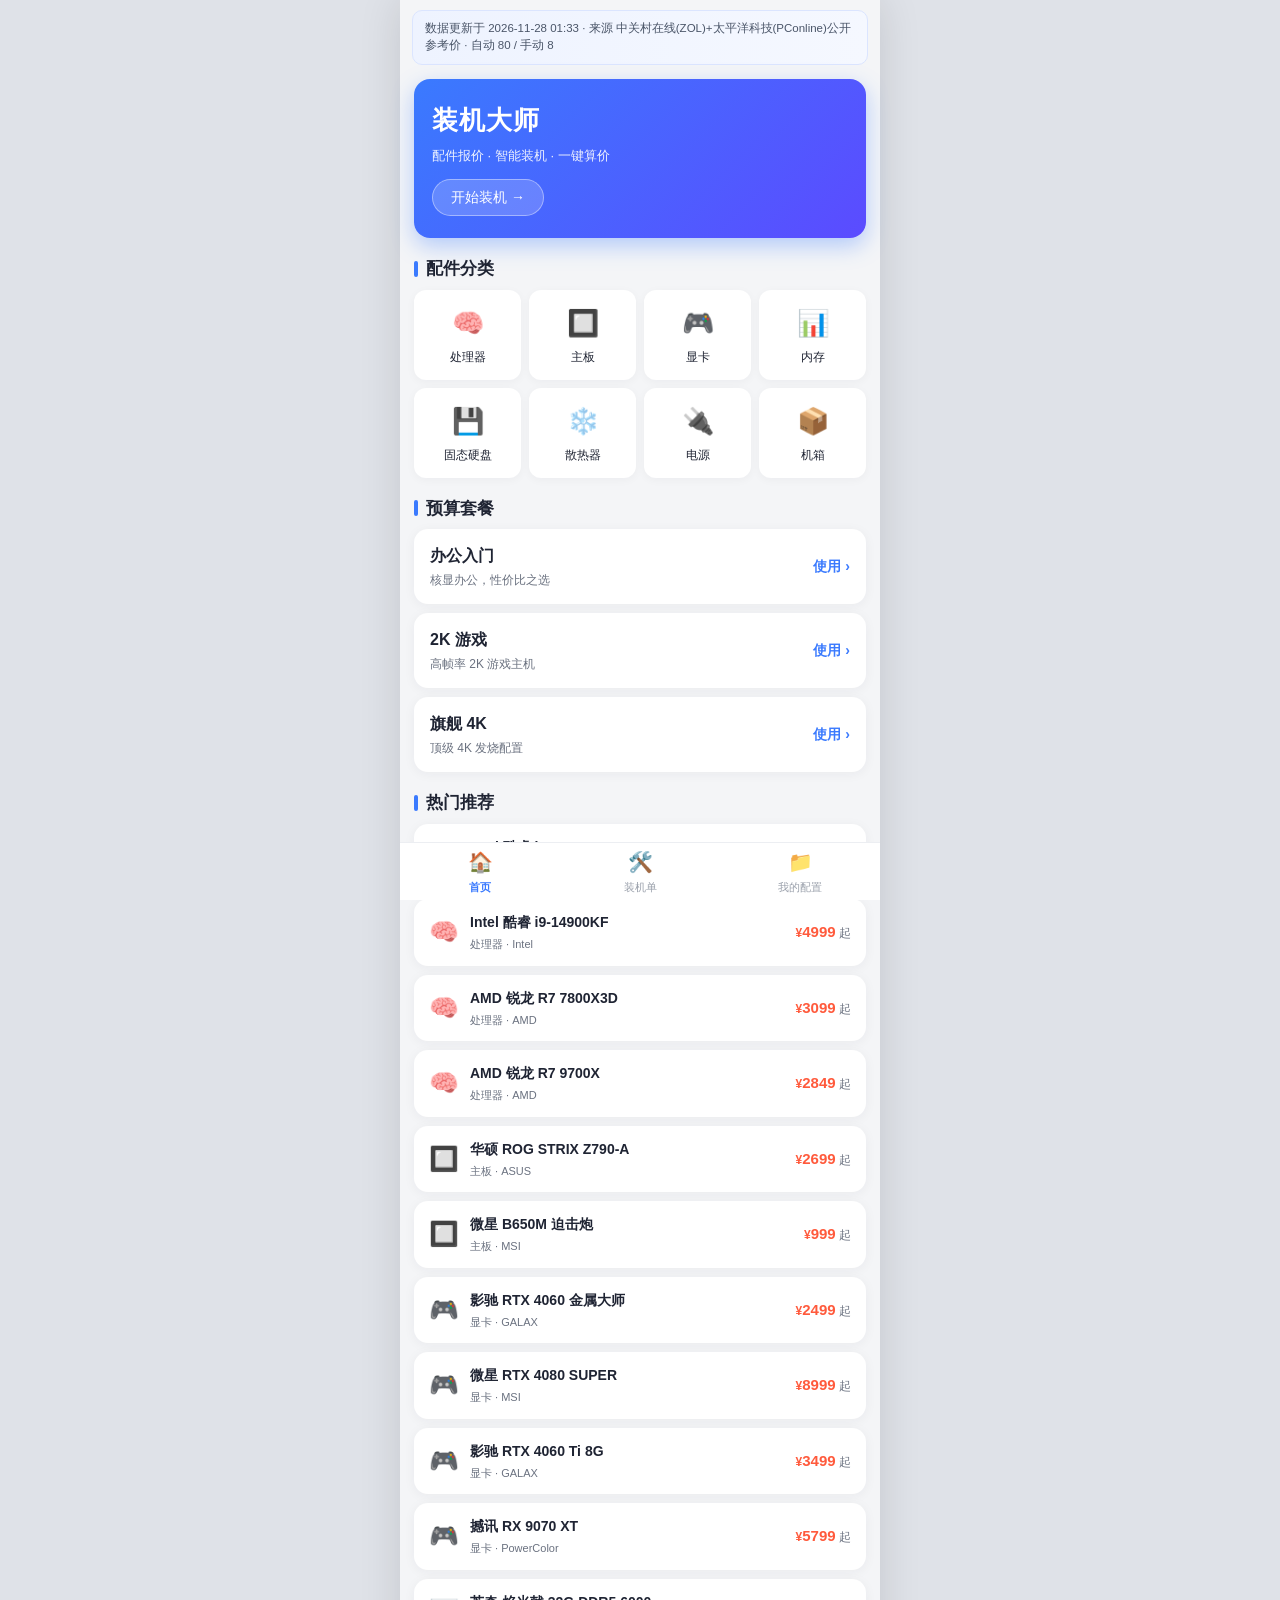
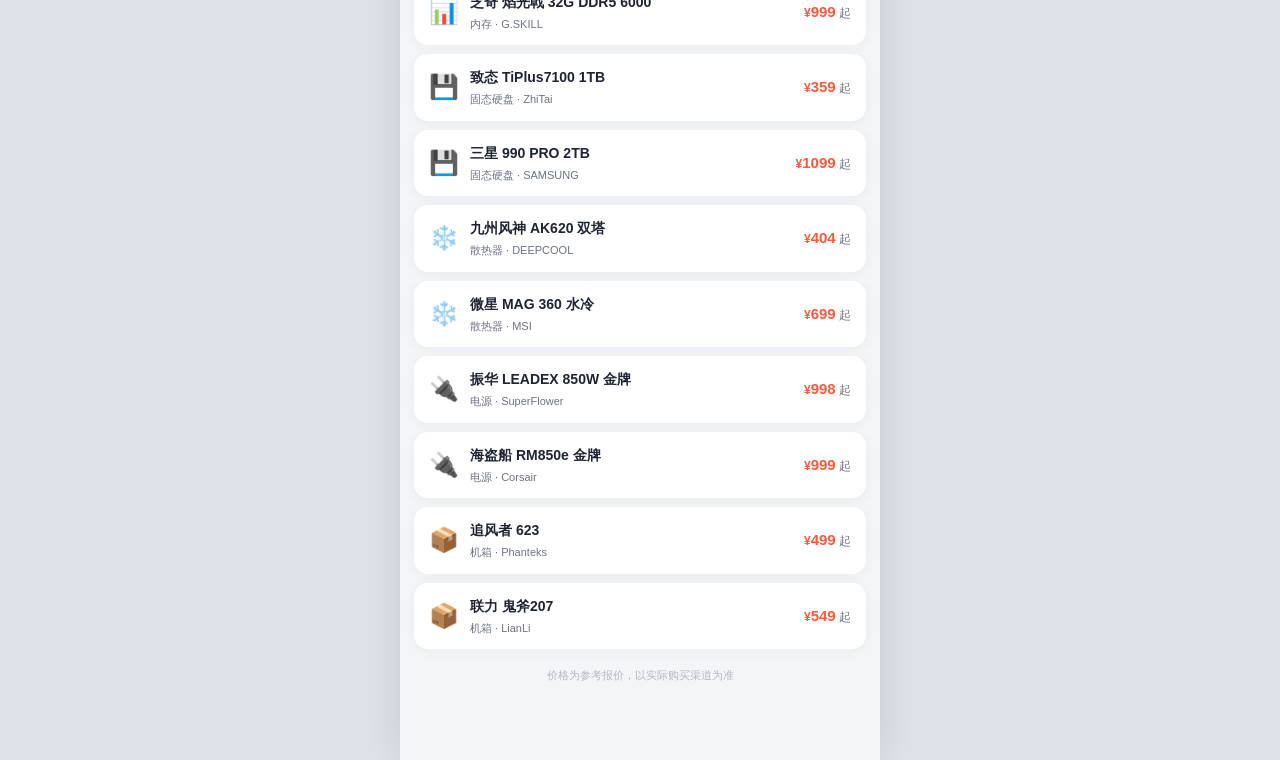
<file: web/zjds/index.html>
<!DOCTYPE html>
<html lang="zh-CN">
<head>
  <meta charset="UTF-8" />
  <meta name="viewport" content="width=device-width, initial-scale=1.0, maximum-scale=1.0, user-scalable=no, viewport-fit=cover" />
  <meta http-equiv="Cache-Control" content="no-cache, no-store, must-revalidate" />
  <meta http-equiv="Pragma" content="no-cache" />
  <meta http-equiv="Expires" content="0" />
  <meta name="theme-color" content="#1f2433" />
  <title>装机大师 · 配件报价与智能装机</title>
  <meta name="description" content="装机大师 - 电脑配件报价与智能装机单。88 款 CPU/显卡/主板/内存等配件参考价，自动算总价、估算功耗、校验插槽与电源兼容性。" />
  <meta property="og:title" content="装机大师 · 配件报价与智能装机" />
  <meta property="og:description" content="88 款 PC 配件参考价 · 自动算总价 · 功耗估算 · 兼容性校验" />
  <meta property="og:type" content="website" />
  <meta property="og:image" content="cover.png?v=20261128013332" />
  <meta name="twitter:card" content="summary_large_image" />
  <link rel="stylesheet" href="style.css?v=20261128013332" />
</head>
<body>
  <div id="phone">
    <main id="view"></main>

    <!-- 底部 Tab -->
    <nav id="tabbar">
      <div class="tab" data-action="tab:home"><span class="tab-ico">🏠</span><span class="tab-tx">首页</span></div>
      <div class="tab" data-action="tab:build"><span class="tab-ico">🛠️</span><span class="tab-tx">装机单</span></div>
      <div class="tab" data-action="tab:mine"><span class="tab-ico">📁</span><span class="tab-tx">我的配置</span></div>
    </nav>
  </div>

  <!-- 选件弹层 -->
  <div id="sheet" class="sheet-mask hidden">
    <div class="sheet">
      <div class="sheet-head">
        <span id="sheet-title">选择配件</span>
        <span class="sheet-close" data-action="sheet:close">✕</span>
      </div>
      <div id="sheet-list" class="sheet-list"></div>
    </div>
  </div>

  <div id="toast" class="toast hidden"></div>

  <!-- 手动维护价编辑器 -->
  <div id="editor" class="editor-mask hidden">
    <div class="editor">
      <div class="editor-head">
        <span id="editor-title">手动维护价</span>
        <span class="editor-close" data-action="editor:close">✕</span>
      </div>
      <div id="editor-body" class="editor-body"></div>
    </div>
  </div>

  <script src="data.js?v=20261128013332"></script>
  <script src="app.js?v=20261128013332"></script>
</body>
</html>
</file>
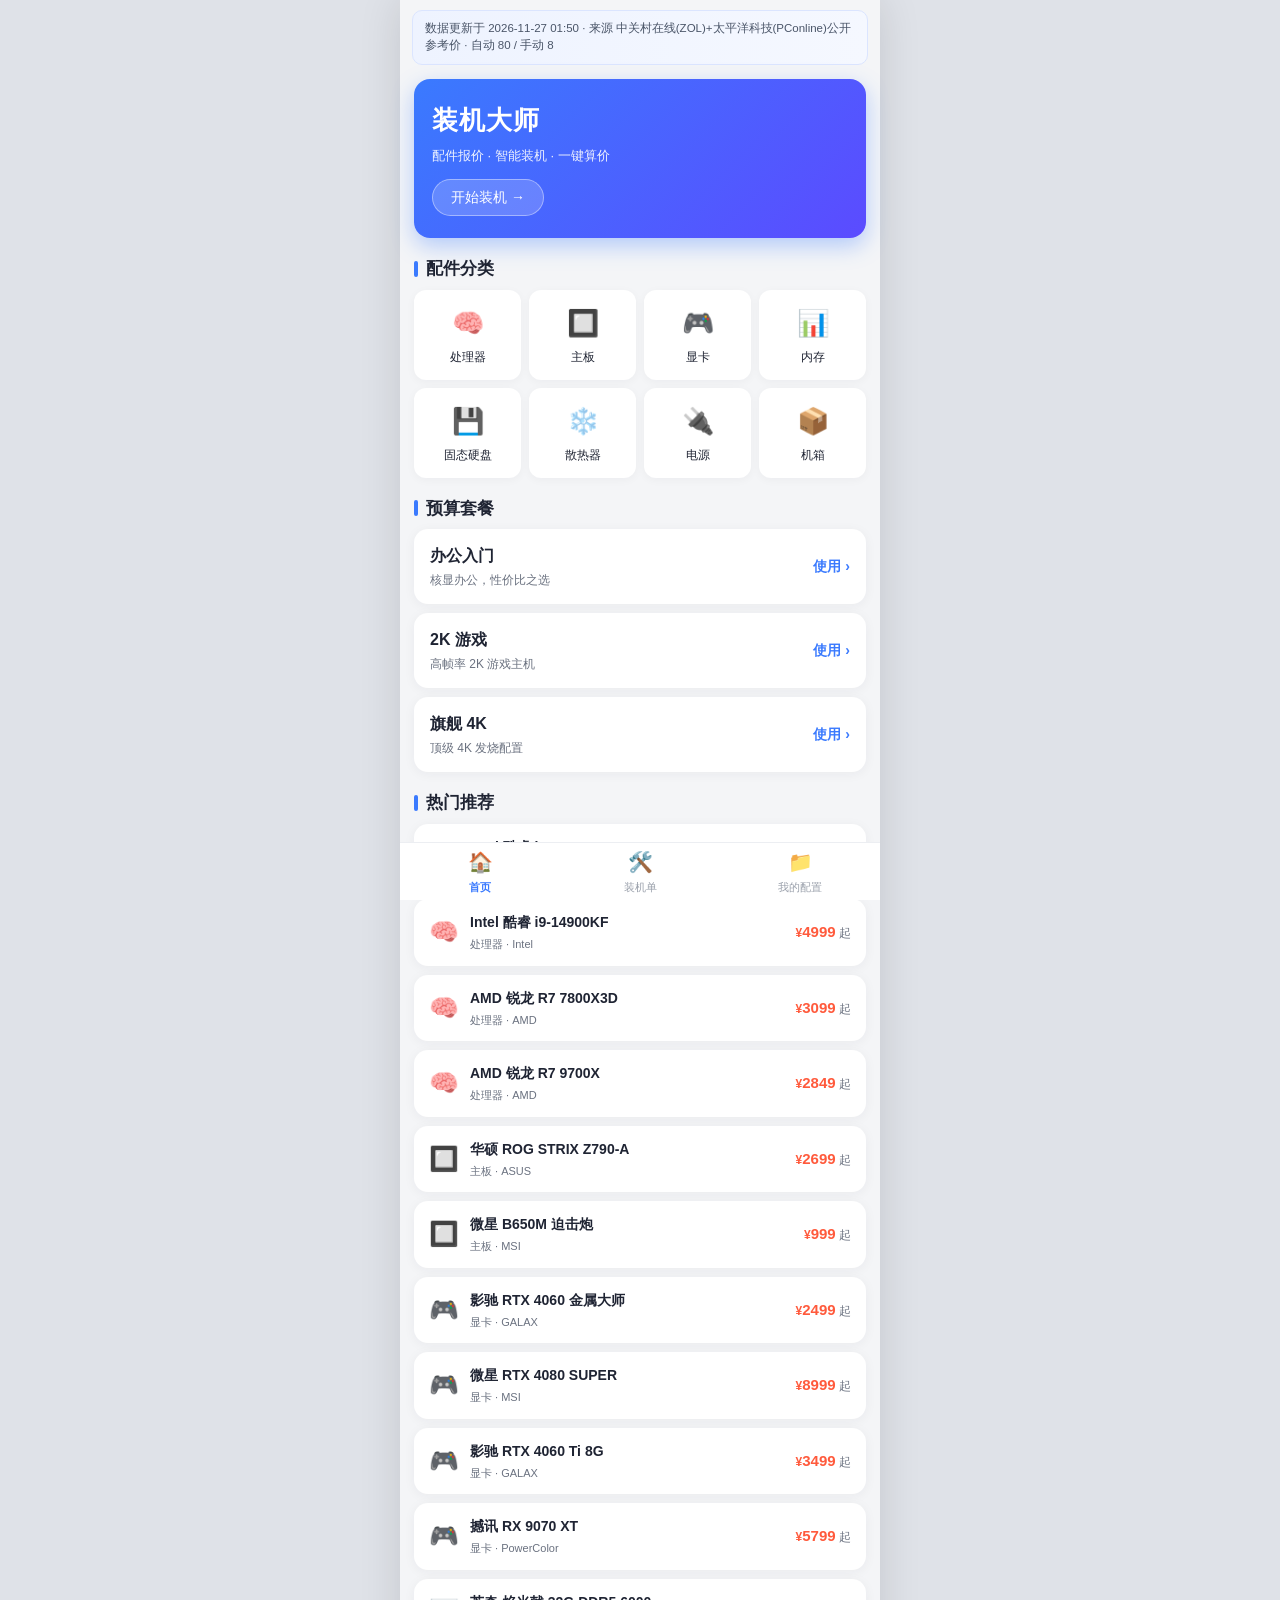
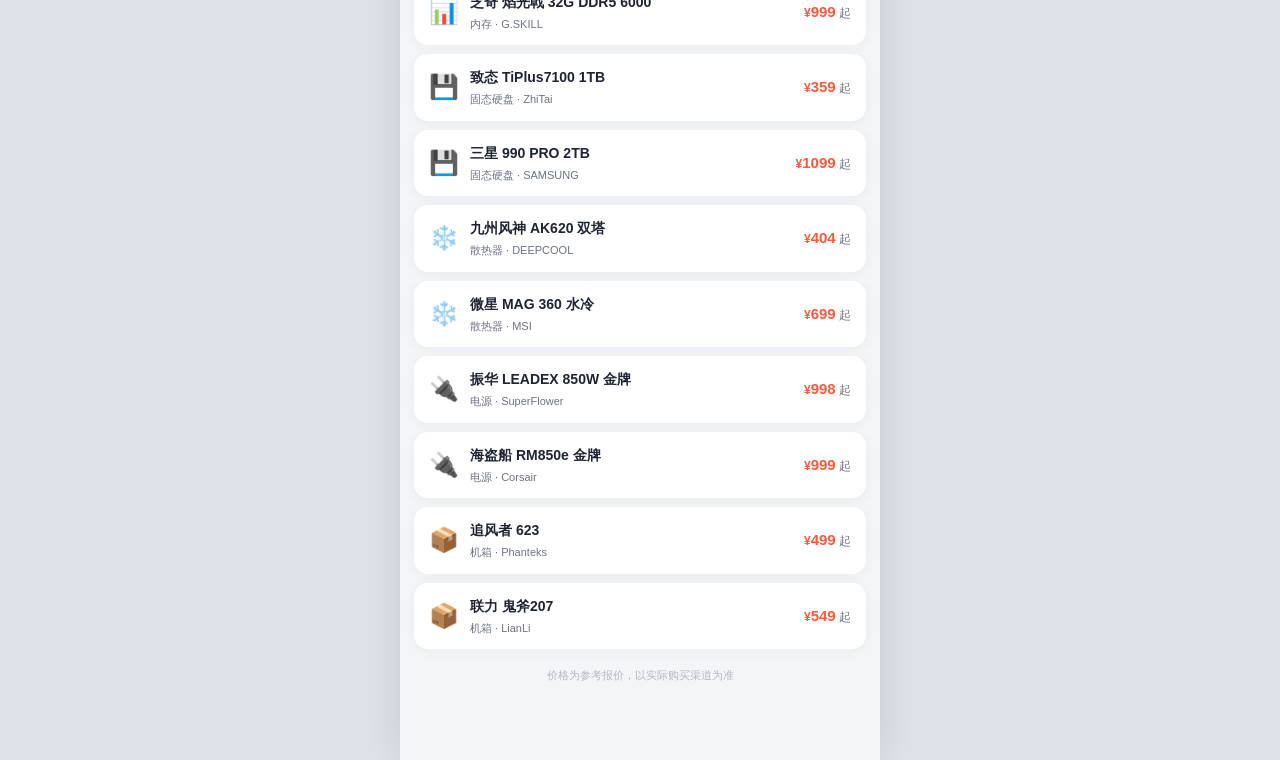
<file: web/zjds/snapshot/index.html>
<!DOCTYPE html>
<!-- 本目录为「独立快照站」副本：数据已手动同步至 2026-11-27（与根站双源一致）。注意：与根站同域名同 origin，localStorage(pc_draft/pc_builds/pc_overrides) 实际共享，并非真正隔离。如需让它每日自动跟随根站最新价，可在本文件 data.js 之后追加 <script src="https://tianxie1983.github.io/zjds/data.js"></script>（后加载覆盖先加载）。 -->
<html lang="zh-CN">
<head>
  <meta charset="UTF-8" />
  <meta name="viewport" content="width=device-width, initial-scale=1.0, maximum-scale=1.0, user-scalable=no, viewport-fit=cover" />
  <meta http-equiv="Cache-Control" content="no-cache, no-store, must-revalidate" />
  <meta http-equiv="Pragma" content="no-cache" />
  <meta http-equiv="Expires" content="0" />
  <meta name="theme-color" content="#1f2433" />
  <title>装机大师 · 配件报价与智能装机</title>
  <meta name="description" content="装机大师 - 电脑配件报价与智能装机单。88 款 CPU/显卡/主板/内存等配件参考价，自动算总价、估算功耗、校验插槽与电源兼容性。" />
  <meta property="og:title" content="装机大师 · 配件报价与智能装机" />
  <meta property="og:description" content="88 款 PC 配件参考价 · 自动算总价 · 功耗估算 · 兼容性校验" />
  <meta property="og:type" content="website" />
  <meta property="og:image" content="cover.png" />
  <meta name="twitter:card" content="summary_large_image" />
  <link rel="stylesheet" href="style.css" />
</head>
<body>
  <div id="phone">
    <main id="view"></main>

    <!-- 底部 Tab -->
    <nav id="tabbar">
      <div class="tab" data-action="tab:home"><span class="tab-ico">🏠</span><span class="tab-tx">首页</span></div>
      <div class="tab" data-action="tab:build"><span class="tab-ico">🛠️</span><span class="tab-tx">装机单</span></div>
      <div class="tab" data-action="tab:mine"><span class="tab-ico">📁</span><span class="tab-tx">我的配置</span></div>
    </nav>
  </div>

  <!-- 选件弹层 -->
  <div id="sheet" class="sheet-mask hidden">
    <div class="sheet">
      <div class="sheet-head">
        <span id="sheet-title">选择配件</span>
        <span class="sheet-close" data-action="sheet:close">✕</span>
      </div>
      <div id="sheet-list" class="sheet-list"></div>
    </div>
  </div>

  <div id="toast" class="toast hidden"></div>

  <!-- 手动维护价编辑器 -->
  <div id="editor" class="editor-mask hidden">
    <div class="editor">
      <div class="editor-head">
        <span id="editor-title">手动维护价</span>
        <span class="editor-close" data-action="editor:close">✕</span>
      </div>
      <div id="editor-body" class="editor-body"></div>
    </div>
  </div>

  <script src="data.js"></script>
  <script src="app.js"></script>
</body>
</html>
</file>
<file: web/zjds/style.css>
:root {
  --primary: #3a7afe;
  --primary-dark: #2b5fe0;
  --bg: #f4f5f7;
  --card: #ffffff;
  --text: #1f2433;
  --text-sub: #6b7280;
  --price: #ff5a3c;
  --ok: #18a058;
  --warn: #f0a020;
  --bad: #e54848;
  --line: #eceef2;
  --tab-h: 58px;
}
* { box-sizing: border-box; -webkit-tap-highlight-color: transparent; }
html, body { margin: 0; padding: 0; }
body {
  background: #dfe2e8;
  color: var(--text);
  font-family: -apple-system, BlinkMacSystemFont, "PingFang SC", "Helvetica Neue", Helvetica, sans-serif;
  font-size: 15px;
  line-height: 1.5;
}
#phone {
  max-width: 480px;
  margin: 0 auto;
  min-height: 100vh;
  background: var(--bg);
  position: relative;
  display: flex;
  flex-direction: column;
  box-shadow: 0 0 40px rgba(0,0,0,0.12);
}
#view { flex: 1; padding-bottom: calc(var(--tab-h) + env(safe-area-inset-bottom)); }
button { font-family: inherit; }

/* ---------- 通用 ---------- */
.card { background: var(--card); border-radius: 14px; box-shadow: 0 2px 12px rgba(31,36,51,0.05); }
.price { color: var(--price); font-weight: 700; }
.price-symbol { font-size: 12px; }
.price-unit { font-size: 12px; color: var(--text-sub); font-weight: 400; }
.tag { display: inline-block; padding: 2px 9px; border-radius: 999px; font-size: 11px; background: #eef3ff; color: var(--primary); margin-right: 6px; }
.tag.gray { background: #f0f1f4; color: var(--text-sub); }
.tag.ok { background: #e7f7ee; color: var(--ok); }
.tag.warn { background: #fdf3e3; color: var(--warn); }
.tag.bad { background: #fdecec; color: var(--bad); }
.section-title { font-size: 17px; font-weight: 800; margin: 18px 14px 8px; display: flex; align-items: center; }
.section-title::before { content: ""; width: 4px; height: 16px; background: var(--primary); border-radius: 3px; margin-right: 8px; }
.hidden { display: none !important; }

/* ---------- 首页 ---------- */
.hero { margin: 14px; padding: 22px 18px; border-radius: 16px; background: linear-gradient(135deg, #3a7afe, #5b4bff); color: #fff; box-shadow: 0 8px 22px rgba(58,122,254,0.35); }
.hero-title { font-size: 26px; font-weight: 800; letter-spacing: 1px; }
.hero-sub { font-size: 13px; opacity: .9; margin-top: 6px; }
.hero-cta { display: inline-block; margin-top: 14px; padding: 7px 18px; background: rgba(255,255,255,.18); border: 1px solid rgba(255,255,255,.4); border-radius: 999px; font-size: 14px; }

.cat-grid { display: grid; grid-template-columns: repeat(4, 1fr); gap: 8px; padding: 0 14px; }
.cat-item { background: var(--card); border-radius: 12px; padding: 14px 4px; text-align: center; box-shadow: 0 2px 10px rgba(31,36,51,0.04); }
.cat-icon { font-size: 26px; }
.cat-name { font-size: 12px; margin-top: 5px; }

.preset-list, .hot-list { padding: 0 14px; }
.preset { display: flex; align-items: center; justify-content: space-between; padding: 15px 16px; margin-bottom: 9px; }
.preset-name { font-size: 16px; font-weight: 700; }
.preset-desc { font-size: 12px; color: var(--text-sub); margin-top: 3px; }
.preset-go { color: var(--primary); font-size: 14px; font-weight: 600; }

.hot { display: flex; align-items: center; padding: 13px 15px; margin-bottom: 9px; }
.hot-icon { font-size: 24px; margin-right: 11px; }
.hot-body { flex: 1; min-width: 0; }
.hot-name { font-size: 14px; font-weight: 600; overflow: hidden; text-overflow: ellipsis; white-space: nowrap; }
.hot-cat { font-size: 11px; color: var(--text-sub); margin-top: 3px; }
.footer { text-align: center; color: #b3b8c2; font-size: 11px; margin: 18px 0; }

/* ---------- 分类/详情 顶部 ---------- */
.sub-header { position: sticky; top: 0; z-index: 5; display: flex; align-items: center; padding: 12px 14px; background: #fff; border-bottom: 1px solid var(--line); }
.sub-back { font-size: 22px; margin-right: 10px; color: var(--text); }
.sub-title { font-size: 17px; font-weight: 800; }

/* ---------- 分类列表 ---------- */
.cat-head { display: flex; align-items: center; padding: 14px 8px 10px 18px; }
.cat-head-icon { font-size: 30px; margin-right: 11px; }
.cat-head-name { font-size: 19px; font-weight: 800; }
.cat-head-desc { font-size: 12px; color: var(--text-sub); margin-top: 3px; }
.sort-bar { display: flex; gap: 8px; padding: 0 14px 10px; }
.sort-item { padding: 6px 15px; background: #fff; border-radius: 999px; font-size: 13px; color: var(--text-sub); border: 1px solid var(--line); }
.sort-item.active { color: #fff; background: var(--primary); border-color: var(--primary); }
.part { display: flex; align-items: center; justify-content: space-between; padding: 14px 15px; margin: 0 14px 9px; }
.part-main { flex: 1; min-width: 0; }
.part-name { font-size: 15px; font-weight: 600; overflow: hidden; text-overflow: ellipsis; white-space: nowrap; }
.part-spec { font-size: 12px; color: var(--text-sub); margin-top: 4px; }
.part-brand { font-size: 11px; color: #aab0bb; margin-top: 3px; }
.part-side { text-align: right; margin-left: 11px; }
.add-btn { margin-top: 7px; padding: 5px 15px; background: #eef3ff; color: var(--primary); border-radius: 999px; font-size: 12px; font-weight: 600; display: inline-block; }

/* ---------- 详情 ---------- */
.detail-head { display: flex; align-items: center; padding: 18px; margin: 14px; }
.detail-icon { font-size: 34px; margin-right: 13px; }
.detail-name { font-size: 18px; font-weight: 800; }
.detail-brand { font-size: 13px; color: var(--text-sub); margin-top: 4px; }
.price-card { margin: 0 14px; padding: 16px 18px; display: flex; align-items: baseline; justify-content: space-between; background: linear-gradient(135deg, #fff5f2, #fff); }
.price-label { font-size: 13px; color: var(--text-sub); }
.price-card .price { font-size: 30px; }
.spec { padding: 4px 18px; margin: 10px 14px 0; }
.spec-row { display: flex; padding: 13px 0; border-bottom: 1px solid var(--line); }
.spec-row:last-child { border-bottom: none; }
.spec-label { width: 90px; color: var(--text-sub); font-size: 13px; }
.spec-value { flex: 1; font-size: 14px; font-weight: 500; }
.detail-actions { display: flex; gap: 10px; padding: 18px 14px; }
.btn { flex: 1; padding: 13px 0; border: none; border-radius: 999px; font-size: 15px; font-weight: 600; }
.btn-ghost { background: #eef1f6; color: var(--text); }
.btn-primary { background: var(--primary); color: #fff; }

/* ---------- 装机单 ---------- */
.name-bar { display: flex; align-items: center; padding: 11px 15px; margin: 14px; }
.name-input { flex: 1; font-size: 16px; font-weight: 700; border: none; outline: none; background: transparent; }
.clear-link { color: var(--text-sub); font-size: 13px; margin-left: 11px; }
.rows .row { display: flex; align-items: center; padding: 13px 14px; margin: 0 14px 8px; }
.row-icon { font-size: 22px; margin-right: 11px; }
.row-main { flex: 1; min-width: 0; }
.row-cat { font-size: 11px; color: var(--text-sub); }
.row-part { font-size: 14px; font-weight: 600; margin-top: 3px; overflow: hidden; text-overflow: ellipsis; white-space: nowrap; }
.row-empty { font-size: 13px; color: var(--primary); margin-top: 3px; }
.row-right { text-align: right; margin-left: 9px; }
.row-del { font-size: 11px; color: var(--bad); margin-top: 5px; }
.row-add { padding: 5px 13px; background: var(--primary); color: #fff; border-radius: 999px; font-size: 12px; }

.issues { margin: 4px 18px 0; }
.issue { font-size: 12px; padding: 9px 12px; border-radius: 9px; margin-bottom: 7px; display: flex; align-items: center; }
.issue-dot { margin-right: 6px; font-size: 9px; }
.issue.bad { background: #fdecec; color: var(--bad); }
.issue.warn { background: #fdf3e3; color: var(--warn); }
.issue.ok { background: #e7f7ee; color: var(--ok); }

.summary { position: fixed; left: 0; right: 0; bottom: var(--tab-h); max-width: 480px; margin: 0 auto; display: flex; align-items: center; padding: 10px 14px calc(10px + env(safe-area-inset-bottom)); background: #fff; box-shadow: 0 -2px 12px rgba(0,0,0,0.06); }
.summary-info { flex: 1; }
.summary-total { font-size: 14px; }
.summary-total .price { font-size: 21px; }
.summary-sub { font-size: 11px; color: var(--text-sub); margin-top: 3px; }
.save-btn { margin: 0 0 0 11px; padding: 0 22px; line-height: 44px; border: none; border-radius: 999px; background: var(--primary); color: #fff; font-size: 14px; font-weight: 600; }

/* ---------- 我的配置 ---------- */
.build-card { padding: 15px 16px; margin: 0 14px 11px; }
.build-head { display: flex; align-items: baseline; justify-content: space-between; }
.build-name { font-size: 16px; font-weight: 800; }
.build-head .price { font-size: 20px; }
.build-time { font-size: 11px; color: var(--text-sub); margin-top: 4px; }
.build-parts { margin-top: 11px; border-top: 1px solid var(--line); padding-top: 9px; }
.bp { display: flex; align-items: center; padding: 4px 0; font-size: 13px; }
.bp-icon { margin-right: 7px; }
.bp-cat { width: 56px; color: var(--text-sub); flex-shrink: 0; }
.bp-name { flex: 1; overflow: hidden; text-overflow: ellipsis; white-space: nowrap; }
.build-actions { display: flex; gap: 10px; margin-top: 12px; }
.ba { flex: 1; text-align: center; padding: 9px 0; border-radius: 999px; font-size: 14px; font-weight: 600; }
.ba.ghost { background: #eef1f6; color: var(--text); }
.ba.danger { background: #fdecec; color: var(--bad); }
.empty { text-align: center; color: var(--text-sub); padding: 90px 20px; font-size: 14px; }
.empty-cta { margin-top: 13px; color: var(--primary); font-weight: 600; font-size: 15px; }

/* ---------- 弹层 ---------- */
.sheet-mask { position: fixed; inset: 0; background: rgba(0,0,0,.45); z-index: 50; display: flex; align-items: flex-end; }
.sheet { width: 100%; max-width: 480px; margin: 0 auto; background: #fff; border-radius: 18px 18px 0 0; max-height: 78vh; display: flex; flex-direction: column; padding-bottom: env(safe-area-inset-bottom); }
.sheet-head { display: flex; justify-content: space-between; align-items: center; padding: 16px 18px; font-size: 16px; font-weight: 800; border-bottom: 1px solid var(--line); }
.sheet-close { color: var(--text-sub); font-size: 20px; }
.sheet-list { flex: 1; padding: 6px 14px 14px; overflow-y: auto; -webkit-overflow-scrolling: touch; }
.pick { display: flex; align-items: center; justify-content: space-between; padding: 13px 14px; border-radius: 11px; margin-top: 7px; background: #f7f8fa; }
.pick.picked { background: #eef3ff; }
.pick-body { flex: 1; min-width: 0; }
.pick-name { font-size: 14px; font-weight: 600; }
.pick-brand { font-size: 11px; color: var(--text-sub); margin-top: 3px; }
.pick-side { display: flex; align-items: center; gap: 10px; margin-left: 9px; }
.pick-check { color: var(--primary); font-weight: 700; font-size: 17px; }

/* ---------- Tab ---------- */
#tabbar { position: fixed; left: 0; right: 0; bottom: 0; max-width: 480px; margin: 0 auto; height: calc(var(--tab-h) + env(safe-area-inset-bottom)); padding-bottom: env(safe-area-inset-bottom); display: flex; background: #fff; border-top: 1px solid var(--line); z-index: 20; }
.tab { flex: 1; display: flex; flex-direction: column; align-items: center; justify-content: center; color: #9aa0ab; font-size: 11px; gap: 2px; }
.tab .tab-ico { font-size: 20px; }
.tab.active { color: var(--primary); font-weight: 700; }

/* ---------- Toast ---------- */
.toast { position: fixed; left: 50%; top: 42%; transform: translateX(-50%); background: rgba(0,0,0,.82); color: #fff; padding: 10px 18px; border-radius: 10px; font-size: 14px; z-index: 99; }

/* ---------- 数据更新条 / 价格来源 ---------- */
.data-bar { margin: 10px 12px 0; padding: 9px 12px; background: linear-gradient(90deg,#eef3ff,#f5f8ff); border: 1px solid #dbe5ff; border-radius: 10px; font-size: 11.5px; color: #4a5568; line-height: 1.5; }
.src-tag { display: inline-block; margin-top: 6px; padding: 1px 7px; border-radius: 999px; font-size: 10.5px; font-weight: 600; }
.src-tag.zol { background: #e8f6ee; color: var(--ok); border: 1px solid #bfe6cd; }
.src-tag.dual { background: #e7f0ff; color: #2563eb; border: 1px solid #bcd2ff; }
.src-tag.pc { background: #f1eaff; color: #7c3aed; border: 1px solid #d8c4ff; }
.src-tag.manual { background: #fff3e6; color: #c97a16; border: 1px solid #f3d9b3; }
.src-tag.mine { background: #eef0ff; color: var(--primary); border: 1px solid #c5cbff; }
.price-range { margin-top: 4px; font-size: 12px; color: var(--text-sub); }
.price-src { margin-top: 4px; font-size: 11px; color: var(--text-sub); }
.price-note { margin-top: 4px; font-size: 11.5px; color: var(--primary); }

/* 手动维护价：可点击入口 */
.price-edit { margin-top: 10px; display: inline-flex; align-items: center; gap: 4px; padding: 6px 12px; background: #f3f5ff; color: var(--primary); border: 1px solid #c5cbff; border-radius: 999px; font-size: 12px; font-weight: 600; cursor: pointer; user-select: none; }
.price-edit:active { background: #e6e9ff; }
.price-links { display: flex; flex-wrap: wrap; gap: 8px; margin-top: 10px; align-items: center; }
.price-link { margin-top: 0; display: inline-flex; align-items: center; gap: 2px; padding: 6px 12px; background: #eafaf0; color: #1a8a4a; border: 1px solid #b6e3c8; border-radius: 999px; font-size: 12px; font-weight: 600; text-decoration: none; }
.price-link:active { background: #d8f3e4; }
.price-link.pc { background: #f3edff; color: #7c3aed; border: 1px solid #d8c4ff; }
.price-link.pc:active { background: #e6dcff; }

/* ---------- 手动维护价编辑器 ---------- */
.editor-mask { position: fixed; inset: 0; background: rgba(0,0,0,.45); display: flex; align-items: flex-end; justify-content: center; z-index: 60; }
.editor { width: 100%; max-width: 480px; background: #fff; border-radius: 18px 18px 0 0; padding: 16px 18px calc(18px + env(safe-area-inset-bottom)); animation: slideUp .22s ease; }
@keyframes slideUp { from { transform: translateY(100%); } to { transform: translateY(0); } }
.editor-head { display: flex; align-items: center; justify-content: space-between; font-size: 15px; font-weight: 700; color: var(--text); margin-bottom: 14px; }
.editor-close { font-size: 18px; color: #9aa0ab; padding: 4px 8px; cursor: pointer; }
.editor-row { margin-bottom: 14px; }
.editor-row > label { display: block; font-size: 12.5px; color: var(--text-sub); margin-bottom: 6px; }
.editor-cur { font-size: 14px; color: var(--text); }
.editor-cur b { color: var(--primary); }
.editor-input { width: 100%; box-sizing: border-box; padding: 11px 13px; border: 1px solid var(--line); border-radius: 11px; font-size: 15px; color: var(--text); background: #fafbff; outline: none; }
.editor-input:focus { border-color: var(--primary); background: #fff; }
.editor-tip { font-size: 11px; color: #9aa0ab; line-height: 1.5; margin-bottom: 14px; }
.editor-actions { display: flex; gap: 10px; }
.editor-actions .ba { flex: 1; text-align: center; padding: 12px 0; border-radius: 12px; font-size: 14px; font-weight: 600; cursor: pointer; }
.editor-actions .ba.primary { background: var(--primary); color: #fff; }
.editor-actions .ba.ghost { background: #f2f3f7; color: var(--text-sub); }
</file>
<file: web/zjds/snapshot/style.css>
:root {
  --primary: #3a7afe;
  --primary-dark: #2b5fe0;
  --bg: #f4f5f7;
  --card: #ffffff;
  --text: #1f2433;
  --text-sub: #6b7280;
  --price: #ff5a3c;
  --ok: #18a058;
  --warn: #f0a020;
  --bad: #e54848;
  --line: #eceef2;
  --tab-h: 58px;
}
* { box-sizing: border-box; -webkit-tap-highlight-color: transparent; }
html, body { margin: 0; padding: 0; }
body {
  background: #dfe2e8;
  color: var(--text);
  font-family: -apple-system, BlinkMacSystemFont, "PingFang SC", "Helvetica Neue", Helvetica, sans-serif;
  font-size: 15px;
  line-height: 1.5;
}
#phone {
  max-width: 480px;
  margin: 0 auto;
  min-height: 100vh;
  background: var(--bg);
  position: relative;
  display: flex;
  flex-direction: column;
  box-shadow: 0 0 40px rgba(0,0,0,0.12);
}
#view { flex: 1; padding-bottom: calc(var(--tab-h) + env(safe-area-inset-bottom)); }
button { font-family: inherit; }

/* ---------- 通用 ---------- */
.card { background: var(--card); border-radius: 14px; box-shadow: 0 2px 12px rgba(31,36,51,0.05); }
.price { color: var(--price); font-weight: 700; }
.price-symbol { font-size: 12px; }
.price-unit { font-size: 12px; color: var(--text-sub); font-weight: 400; }
.tag { display: inline-block; padding: 2px 9px; border-radius: 999px; font-size: 11px; background: #eef3ff; color: var(--primary); margin-right: 6px; }
.tag.gray { background: #f0f1f4; color: var(--text-sub); }
.tag.ok { background: #e7f7ee; color: var(--ok); }
.tag.warn { background: #fdf3e3; color: var(--warn); }
.tag.bad { background: #fdecec; color: var(--bad); }
.section-title { font-size: 17px; font-weight: 800; margin: 18px 14px 8px; display: flex; align-items: center; }
.section-title::before { content: ""; width: 4px; height: 16px; background: var(--primary); border-radius: 3px; margin-right: 8px; }
.hidden { display: none !important; }

/* ---------- 首页 ---------- */
.hero { margin: 14px; padding: 22px 18px; border-radius: 16px; background: linear-gradient(135deg, #3a7afe, #5b4bff); color: #fff; box-shadow: 0 8px 22px rgba(58,122,254,0.35); }
.hero-title { font-size: 26px; font-weight: 800; letter-spacing: 1px; }
.hero-sub { font-size: 13px; opacity: .9; margin-top: 6px; }
.hero-cta { display: inline-block; margin-top: 14px; padding: 7px 18px; background: rgba(255,255,255,.18); border: 1px solid rgba(255,255,255,.4); border-radius: 999px; font-size: 14px; }

.cat-grid { display: grid; grid-template-columns: repeat(4, 1fr); gap: 8px; padding: 0 14px; }
.cat-item { background: var(--card); border-radius: 12px; padding: 14px 4px; text-align: center; box-shadow: 0 2px 10px rgba(31,36,51,0.04); }
.cat-icon { font-size: 26px; }
.cat-name { font-size: 12px; margin-top: 5px; }

.preset-list, .hot-list { padding: 0 14px; }
.preset { display: flex; align-items: center; justify-content: space-between; padding: 15px 16px; margin-bottom: 9px; }
.preset-name { font-size: 16px; font-weight: 700; }
.preset-desc { font-size: 12px; color: var(--text-sub); margin-top: 3px; }
.preset-go { color: var(--primary); font-size: 14px; font-weight: 600; }

.hot { display: flex; align-items: center; padding: 13px 15px; margin-bottom: 9px; }
.hot-icon { font-size: 24px; margin-right: 11px; }
.hot-body { flex: 1; min-width: 0; }
.hot-name { font-size: 14px; font-weight: 600; overflow: hidden; text-overflow: ellipsis; white-space: nowrap; }
.hot-cat { font-size: 11px; color: var(--text-sub); margin-top: 3px; }
.footer { text-align: center; color: #b3b8c2; font-size: 11px; margin: 18px 0; }

/* ---------- 分类/详情 顶部 ---------- */
.sub-header { position: sticky; top: 0; z-index: 5; display: flex; align-items: center; padding: 12px 14px; background: #fff; border-bottom: 1px solid var(--line); }
.sub-back { font-size: 22px; margin-right: 10px; color: var(--text); }
.sub-title { font-size: 17px; font-weight: 800; }

/* ---------- 分类列表 ---------- */
.cat-head { display: flex; align-items: center; padding: 14px 8px 10px 18px; }
.cat-head-icon { font-size: 30px; margin-right: 11px; }
.cat-head-name { font-size: 19px; font-weight: 800; }
.cat-head-desc { font-size: 12px; color: var(--text-sub); margin-top: 3px; }
.sort-bar { display: flex; gap: 8px; padding: 0 14px 10px; }
.sort-item { padding: 6px 15px; background: #fff; border-radius: 999px; font-size: 13px; color: var(--text-sub); border: 1px solid var(--line); }
.sort-item.active { color: #fff; background: var(--primary); border-color: var(--primary); }
.part { display: flex; align-items: center; justify-content: space-between; padding: 14px 15px; margin: 0 14px 9px; }
.part-main { flex: 1; min-width: 0; }
.part-name { font-size: 15px; font-weight: 600; overflow: hidden; text-overflow: ellipsis; white-space: nowrap; }
.part-spec { font-size: 12px; color: var(--text-sub); margin-top: 4px; }
.part-brand { font-size: 11px; color: #aab0bb; margin-top: 3px; }
.part-side { text-align: right; margin-left: 11px; }
.add-btn { margin-top: 7px; padding: 5px 15px; background: #eef3ff; color: var(--primary); border-radius: 999px; font-size: 12px; font-weight: 600; display: inline-block; }

/* ---------- 详情 ---------- */
.detail-head { display: flex; align-items: center; padding: 18px; margin: 14px; }
.detail-icon { font-size: 34px; margin-right: 13px; }
.detail-name { font-size: 18px; font-weight: 800; }
.detail-brand { font-size: 13px; color: var(--text-sub); margin-top: 4px; }
.price-card { margin: 0 14px; padding: 16px 18px; display: flex; align-items: baseline; justify-content: space-between; background: linear-gradient(135deg, #fff5f2, #fff); }
.price-label { font-size: 13px; color: var(--text-sub); }
.price-card .price { font-size: 30px; }
.spec { padding: 4px 18px; margin: 10px 14px 0; }
.spec-row { display: flex; padding: 13px 0; border-bottom: 1px solid var(--line); }
.spec-row:last-child { border-bottom: none; }
.spec-label { width: 90px; color: var(--text-sub); font-size: 13px; }
.spec-value { flex: 1; font-size: 14px; font-weight: 500; }
.detail-actions { display: flex; gap: 10px; padding: 18px 14px; }
.btn { flex: 1; padding: 13px 0; border: none; border-radius: 999px; font-size: 15px; font-weight: 600; }
.btn-ghost { background: #eef1f6; color: var(--text); }
.btn-primary { background: var(--primary); color: #fff; }

/* ---------- 装机单 ---------- */
.name-bar { display: flex; align-items: center; padding: 11px 15px; margin: 14px; }
.name-input { flex: 1; font-size: 16px; font-weight: 700; border: none; outline: none; background: transparent; }
.clear-link { color: var(--text-sub); font-size: 13px; margin-left: 11px; }
.rows .row { display: flex; align-items: center; padding: 13px 14px; margin: 0 14px 8px; }
.row-icon { font-size: 22px; margin-right: 11px; }
.row-main { flex: 1; min-width: 0; }
.row-cat { font-size: 11px; color: var(--text-sub); }
.row-part { font-size: 14px; font-weight: 600; margin-top: 3px; overflow: hidden; text-overflow: ellipsis; white-space: nowrap; }
.row-empty { font-size: 13px; color: var(--primary); margin-top: 3px; }
.row-right { text-align: right; margin-left: 9px; }
.row-del { font-size: 11px; color: var(--bad); margin-top: 5px; }
.row-add { padding: 5px 13px; background: var(--primary); color: #fff; border-radius: 999px; font-size: 12px; }

.issues { margin: 4px 18px 0; }
.issue { font-size: 12px; padding: 9px 12px; border-radius: 9px; margin-bottom: 7px; display: flex; align-items: center; }
.issue-dot { margin-right: 6px; font-size: 9px; }
.issue.bad { background: #fdecec; color: var(--bad); }
.issue.warn { background: #fdf3e3; color: var(--warn); }
.issue.ok { background: #e7f7ee; color: var(--ok); }

.summary { position: fixed; left: 0; right: 0; bottom: var(--tab-h); max-width: 480px; margin: 0 auto; display: flex; align-items: center; padding: 10px 14px calc(10px + env(safe-area-inset-bottom)); background: #fff; box-shadow: 0 -2px 12px rgba(0,0,0,0.06); }
.summary-info { flex: 1; }
.summary-total { font-size: 14px; }
.summary-total .price { font-size: 21px; }
.summary-sub { font-size: 11px; color: var(--text-sub); margin-top: 3px; }
.save-btn { margin: 0 0 0 11px; padding: 0 22px; line-height: 44px; border: none; border-radius: 999px; background: var(--primary); color: #fff; font-size: 14px; font-weight: 600; }

/* ---------- 我的配置 ---------- */
.build-card { padding: 15px 16px; margin: 0 14px 11px; }
.build-head { display: flex; align-items: baseline; justify-content: space-between; }
.build-name { font-size: 16px; font-weight: 800; }
.build-head .price { font-size: 20px; }
.build-time { font-size: 11px; color: var(--text-sub); margin-top: 4px; }
.build-parts { margin-top: 11px; border-top: 1px solid var(--line); padding-top: 9px; }
.bp { display: flex; align-items: center; padding: 4px 0; font-size: 13px; }
.bp-icon { margin-right: 7px; }
.bp-cat { width: 56px; color: var(--text-sub); flex-shrink: 0; }
.bp-name { flex: 1; overflow: hidden; text-overflow: ellipsis; white-space: nowrap; }
.build-actions { display: flex; gap: 10px; margin-top: 12px; }
.ba { flex: 1; text-align: center; padding: 9px 0; border-radius: 999px; font-size: 14px; font-weight: 600; }
.ba.ghost { background: #eef1f6; color: var(--text); }
.ba.danger { background: #fdecec; color: var(--bad); }
.empty { text-align: center; color: var(--text-sub); padding: 90px 20px; font-size: 14px; }
.empty-cta { margin-top: 13px; color: var(--primary); font-weight: 600; font-size: 15px; }

/* ---------- 弹层 ---------- */
.sheet-mask { position: fixed; inset: 0; background: rgba(0,0,0,.45); z-index: 50; display: flex; align-items: flex-end; }
.sheet { width: 100%; max-width: 480px; margin: 0 auto; background: #fff; border-radius: 18px 18px 0 0; max-height: 78vh; display: flex; flex-direction: column; padding-bottom: env(safe-area-inset-bottom); }
.sheet-head { display: flex; justify-content: space-between; align-items: center; padding: 16px 18px; font-size: 16px; font-weight: 800; border-bottom: 1px solid var(--line); }
.sheet-close { color: var(--text-sub); font-size: 20px; }
.sheet-list { flex: 1; padding: 6px 14px 14px; overflow-y: auto; -webkit-overflow-scrolling: touch; }
.pick { display: flex; align-items: center; justify-content: space-between; padding: 13px 14px; border-radius: 11px; margin-top: 7px; background: #f7f8fa; }
.pick.picked { background: #eef3ff; }
.pick-body { flex: 1; min-width: 0; }
.pick-name { font-size: 14px; font-weight: 600; }
.pick-brand { font-size: 11px; color: var(--text-sub); margin-top: 3px; }
.pick-side { display: flex; align-items: center; gap: 10px; margin-left: 9px; }
.pick-check { color: var(--primary); font-weight: 700; font-size: 17px; }

/* ---------- Tab ---------- */
#tabbar { position: fixed; left: 0; right: 0; bottom: 0; max-width: 480px; margin: 0 auto; height: calc(var(--tab-h) + env(safe-area-inset-bottom)); padding-bottom: env(safe-area-inset-bottom); display: flex; background: #fff; border-top: 1px solid var(--line); z-index: 20; }
.tab { flex: 1; display: flex; flex-direction: column; align-items: center; justify-content: center; color: #9aa0ab; font-size: 11px; gap: 2px; }
.tab .tab-ico { font-size: 20px; }
.tab.active { color: var(--primary); font-weight: 700; }

/* ---------- Toast ---------- */
.toast { position: fixed; left: 50%; top: 42%; transform: translateX(-50%); background: rgba(0,0,0,.82); color: #fff; padding: 10px 18px; border-radius: 10px; font-size: 14px; z-index: 99; }

/* ---------- 数据更新条 / 价格来源 ---------- */
.data-bar { margin: 10px 12px 0; padding: 9px 12px; background: linear-gradient(90deg,#eef3ff,#f5f8ff); border: 1px solid #dbe5ff; border-radius: 10px; font-size: 11.5px; color: #4a5568; line-height: 1.5; }
.src-tag { display: inline-block; margin-top: 6px; padding: 1px 7px; border-radius: 999px; font-size: 10.5px; font-weight: 600; }
.src-tag.zol { background: #e8f6ee; color: var(--ok); border: 1px solid #bfe6cd; }
.src-tag.dual { background: #e7f0ff; color: #2563eb; border: 1px solid #bcd2ff; }
.src-tag.pc { background: #f1eaff; color: #7c3aed; border: 1px solid #d8c4ff; }
.src-tag.manual { background: #fff3e6; color: #c97a16; border: 1px solid #f3d9b3; }
.src-tag.mine { background: #eef0ff; color: var(--primary); border: 1px solid #c5cbff; }
.price-range { margin-top: 4px; font-size: 12px; color: var(--text-sub); }
.price-src { margin-top: 4px; font-size: 11px; color: var(--text-sub); }
.price-note { margin-top: 4px; font-size: 11.5px; color: var(--primary); }

/* 手动维护价：可点击入口 */
.price-edit { margin-top: 10px; display: inline-flex; align-items: center; gap: 4px; padding: 6px 12px; background: #f3f5ff; color: var(--primary); border: 1px solid #c5cbff; border-radius: 999px; font-size: 12px; font-weight: 600; cursor: pointer; user-select: none; }
.price-edit:active { background: #e6e9ff; }
.price-links { display: flex; flex-wrap: wrap; gap: 8px; margin-top: 10px; align-items: center; }
.price-link { margin-top: 0; display: inline-flex; align-items: center; gap: 2px; padding: 6px 12px; background: #eafaf0; color: #1a8a4a; border: 1px solid #b6e3c8; border-radius: 999px; font-size: 12px; font-weight: 600; text-decoration: none; }
.price-link:active { background: #d8f3e4; }
.price-link.pc { background: #f3edff; color: #7c3aed; border: 1px solid #d8c4ff; }
.price-link.pc:active { background: #e6dcff; }

/* ---------- 手动维护价编辑器 ---------- */
.editor-mask { position: fixed; inset: 0; background: rgba(0,0,0,.45); display: flex; align-items: flex-end; justify-content: center; z-index: 60; }
.editor { width: 100%; max-width: 480px; background: #fff; border-radius: 18px 18px 0 0; padding: 16px 18px calc(18px + env(safe-area-inset-bottom)); animation: slideUp .22s ease; }
@keyframes slideUp { from { transform: translateY(100%); } to { transform: translateY(0); } }
.editor-head { display: flex; align-items: center; justify-content: space-between; font-size: 15px; font-weight: 700; color: var(--text); margin-bottom: 14px; }
.editor-close { font-size: 18px; color: #9aa0ab; padding: 4px 8px; cursor: pointer; }
.editor-row { margin-bottom: 14px; }
.editor-row > label { display: block; font-size: 12.5px; color: var(--text-sub); margin-bottom: 6px; }
.editor-cur { font-size: 14px; color: var(--text); }
.editor-cur b { color: var(--primary); }
.editor-input { width: 100%; box-sizing: border-box; padding: 11px 13px; border: 1px solid var(--line); border-radius: 11px; font-size: 15px; color: var(--text); background: #fafbff; outline: none; }
.editor-input:focus { border-color: var(--primary); background: #fff; }
.editor-tip { font-size: 11px; color: #9aa0ab; line-height: 1.5; margin-bottom: 14px; }
.editor-actions { display: flex; gap: 10px; }
.editor-actions .ba { flex: 1; text-align: center; padding: 12px 0; border-radius: 12px; font-size: 14px; font-weight: 600; cursor: pointer; }
.editor-actions .ba.primary { background: var(--primary); color: #fff; }
.editor-actions .ba.ghost { background: #f2f3f7; color: var(--text-sub); }
</file>
